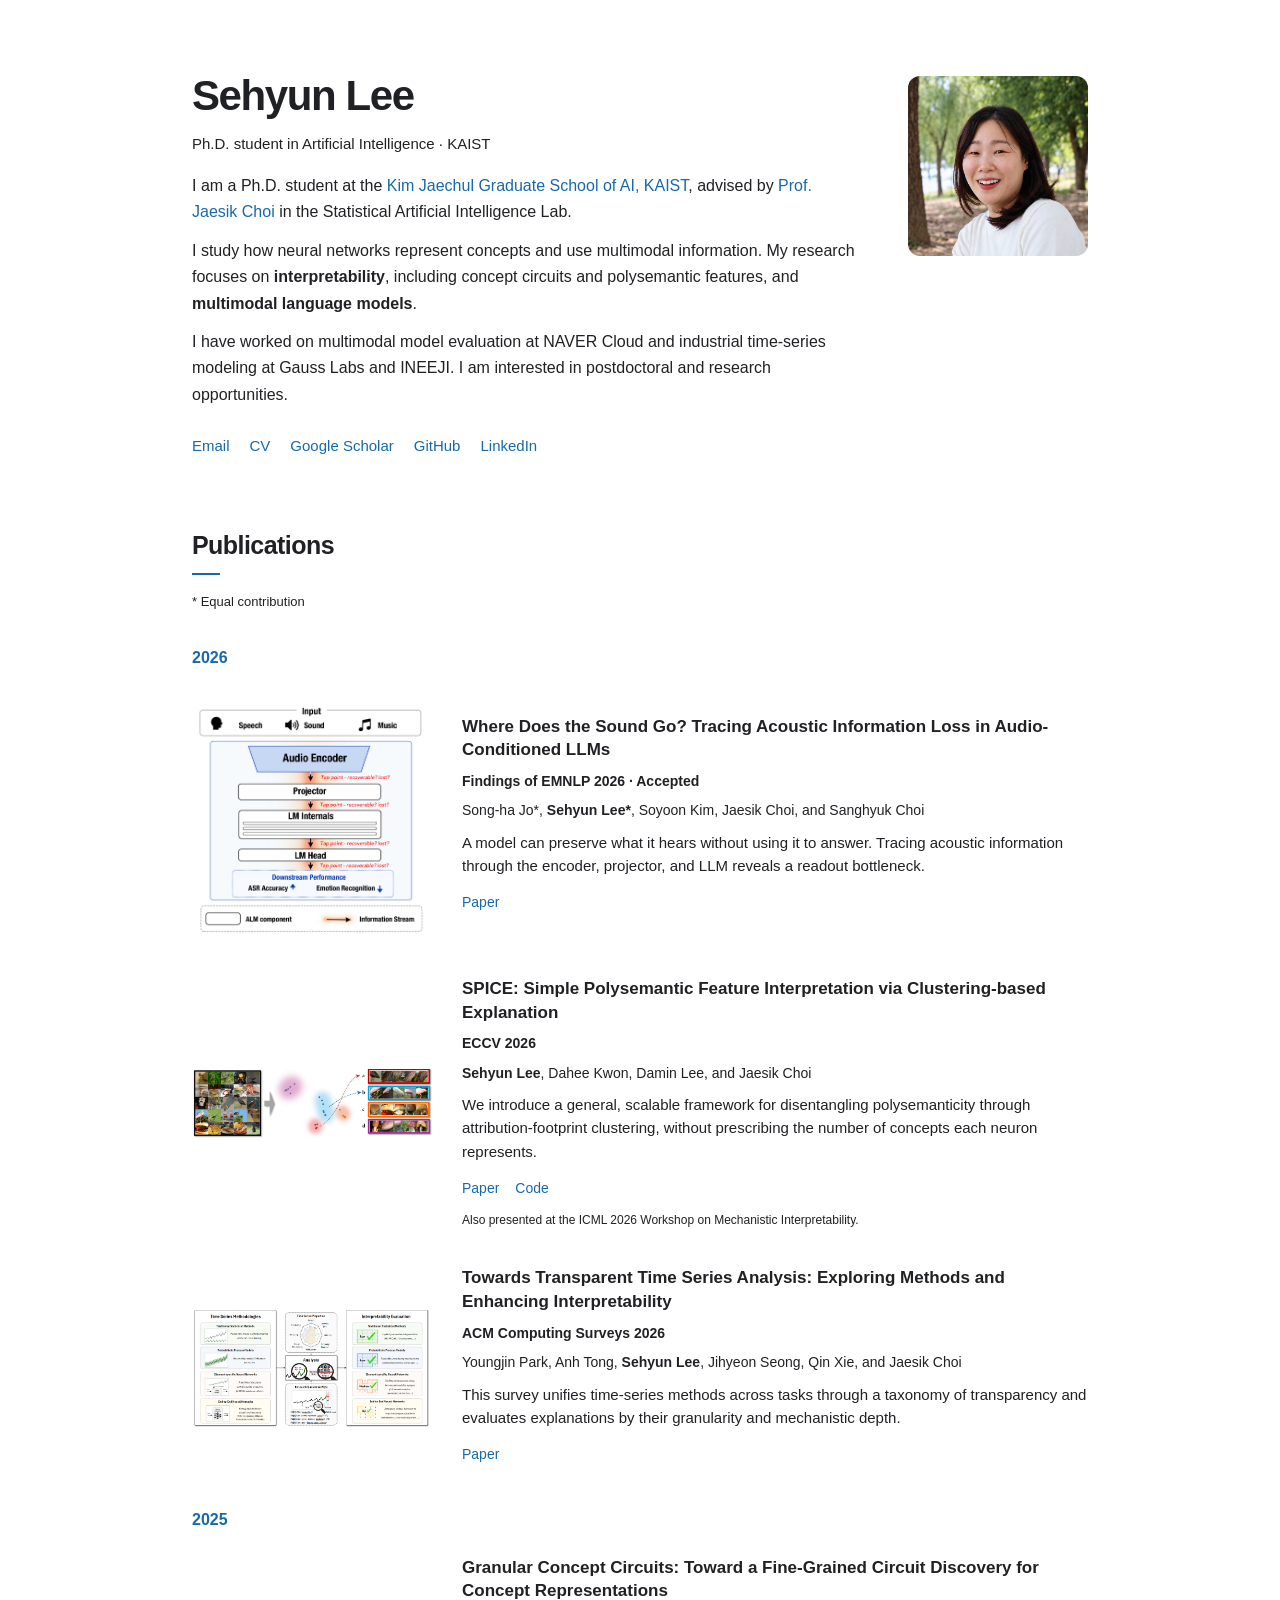
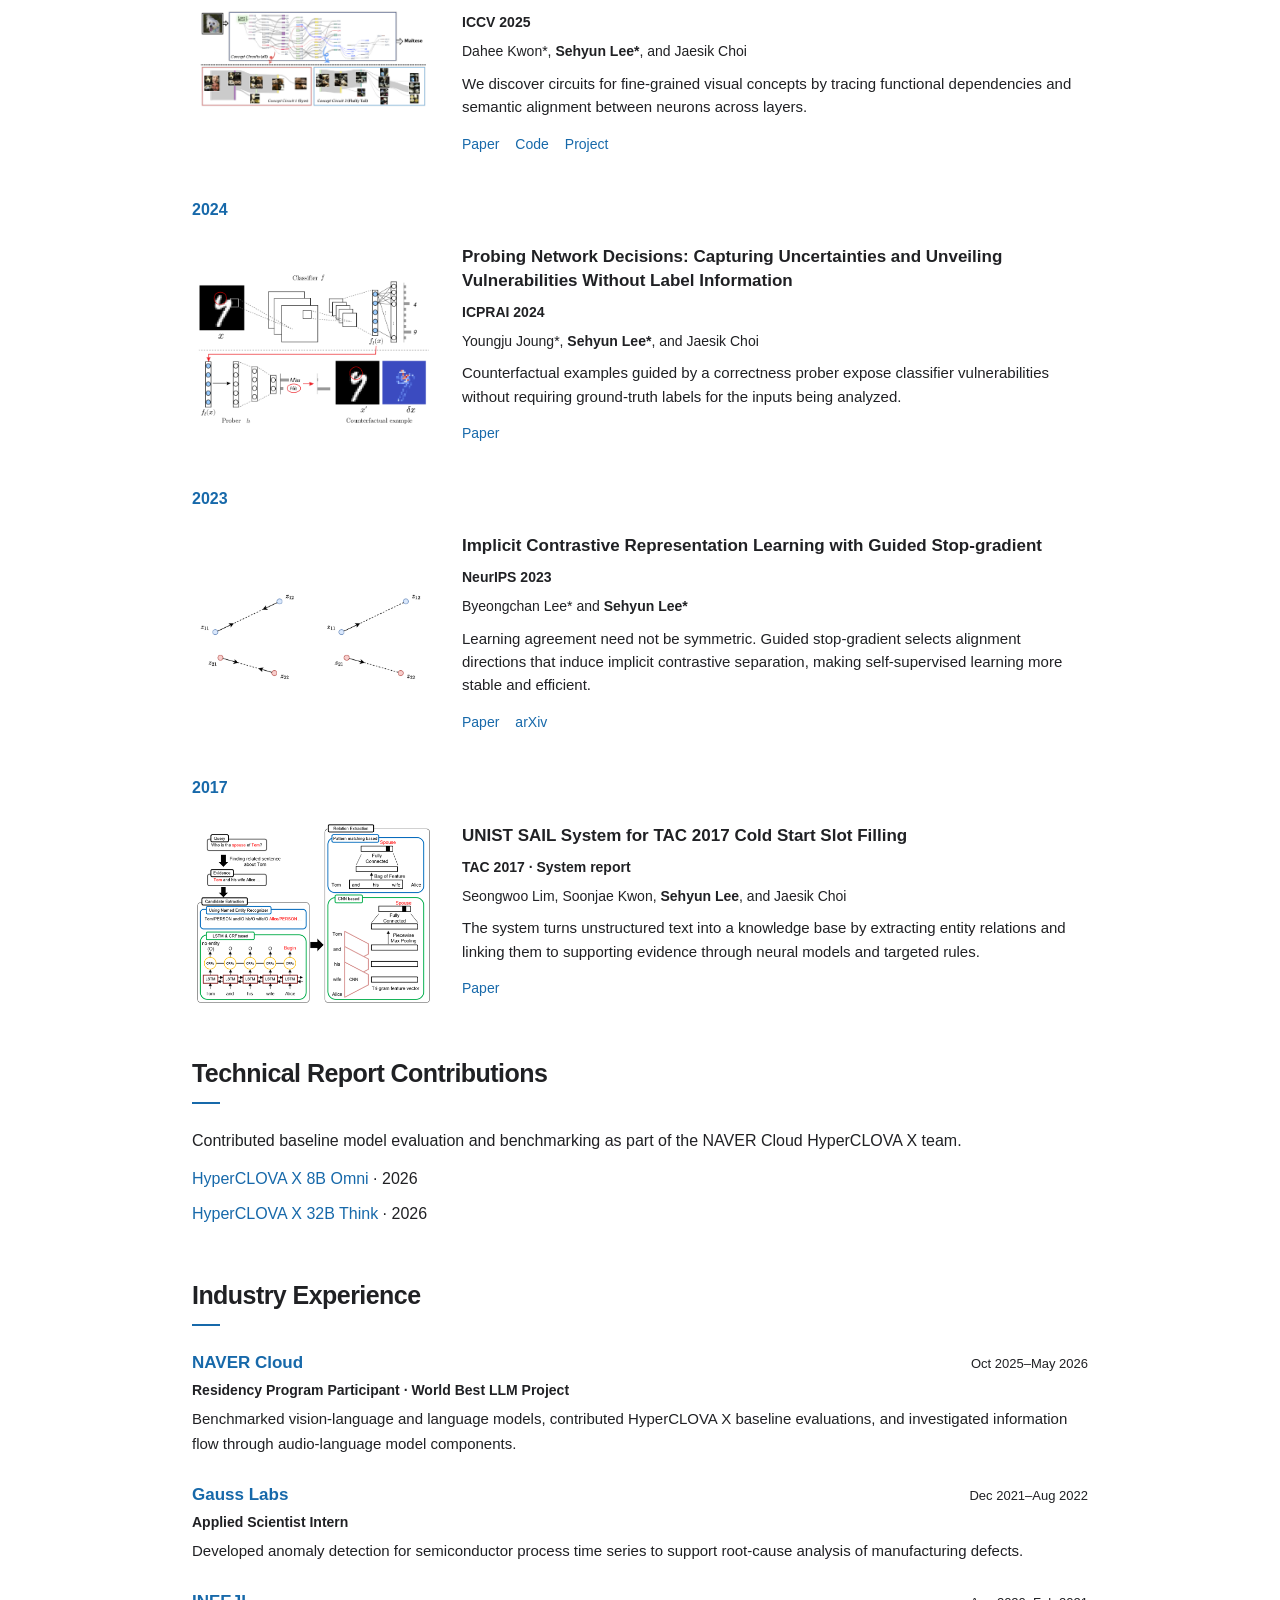
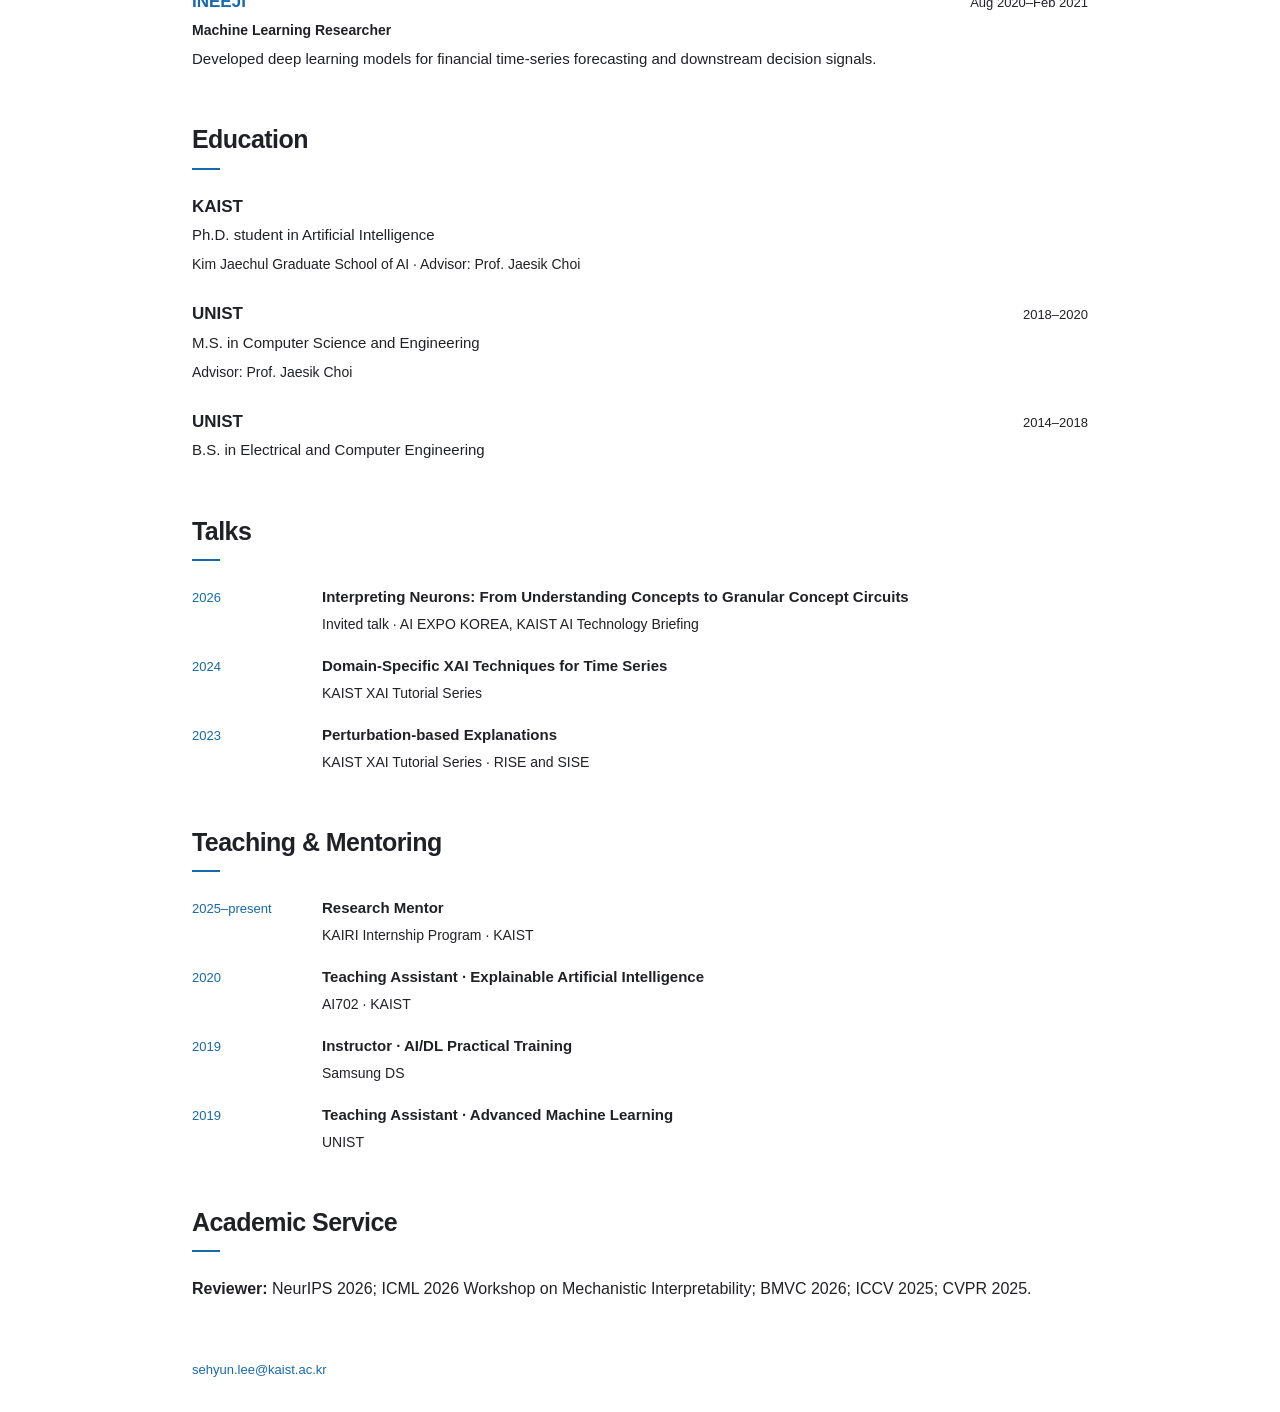
<file: index.html>
<!doctype html>
<html lang="en">
<head>
  <meta charset="utf-8">
  <meta name="viewport" content="width=device-width, initial-scale=1">
  <title>Sehyun Lee · KAIST</title>
  <meta name="description" content="Sehyun Lee is a Ph.D. student at KAIST studying interpretability, concept circuits, polysemantic features, and multimodal language models.">
  <meta property="og:title" content="Sehyun Lee · KAIST">
  <meta property="og:description" content="Interpretability and multimodal learning. Publications, research, and industry experience.">
  <meta property="og:type" content="website">
  <meta property="og:url" content="https://sehyun-lee288.github.io/">
  <meta property="og:image" content="https://sehyun-lee288.github.io/assets/images/portraits/portrait-cleaned.png">
  <link rel="stylesheet" href="assets/css/style.css">
</head>
<body>
  <a class="skip-link" href="#publications">Skip to publications</a>
  <main class="page">
    <header class="intro">
      <div class="identity"><h1>Sehyun Lee</h1><p class="position">Ph.D. student in Artificial Intelligence · KAIST</p></div>
      <img class="portrait" src="assets/images/portraits/portrait-cleaned.png" width="1254" height="1254" alt="Sehyun Lee smiling outdoors" fetchpriority="high">
      <div class="bio">
        <p>I am a Ph.D. student at the <a href="https://gsai.kaist.ac.kr/">Kim Jaechul Graduate School of AI, KAIST</a>, advised by <a href="https://sailab.kaist.ac.kr/en">Prof. Jaesik Choi</a> in the Statistical Artificial Intelligence Lab.</p>
        <p>I study how neural networks represent concepts and use multimodal information. My research focuses on <strong>interpretability</strong>, including concept circuits and polysemantic features, and <strong>multimodal language models</strong>.</p>
        <p>I have worked on multimodal model evaluation at NAVER Cloud and industrial time-series modeling at Gauss Labs and INEEJI. I am interested in postdoctoral and research opportunities.</p>
      </div>
      <div class="contact" aria-label="Contact and professional profiles">
        <a href="mailto:sehyun.lee@kaist.ac.kr">Email</a><a href="assets/sehyun_CV.pdf">CV</a><a href="https://scholar.google.com/citations?user=qWqV8OwAAAAJ">Google Scholar</a><a href="https://github.com/sehyun-lee288">GitHub</a><a href="https://linkedin.com/in/sehyun-lee-58b3791a7">LinkedIn</a>
      </div>
    </header>
    <section id="publications" aria-labelledby="publications-heading">
      <h2 id="publications-heading">Publications</h2><p class="section-note">* Equal contribution</p>
      <h3 class="year">2026</h3>
      <article class="paper">
        <div class="paper-copy">
          <h4><a href="https://arxiv.org/abs/2609.05871">Where Does the Sound Go? Tracing Acoustic Information Loss in Audio-Conditioned LLMs</a></h4>
          <p class="venue">Findings of EMNLP 2026 · Accepted</p>
          <p class="authors">Song-ha Jo*, <strong>Sehyun Lee*</strong>, Soyoon Kim, Jaesik Choi, and Sanghyuk Choi</p>
          <p class="summary">A model can preserve what it hears without using it to answer. Tracing acoustic information through the encoder, projector, and LLM reveals a readout bottleneck.</p>
          <div class="paper-links"><a href="https://arxiv.org/abs/2609.05871">Paper</a></div>
        </div>
        <a class="paper-image" href="assets/images/publications/thumbnail_audio.png" aria-label="View the audio-language model diagram at full size"><img src="assets/images/publications/thumbnail_audio.png" alt="Speech, sound, and music traced through an audio encoder, projector, language model, and output head" loading="lazy" width="1039" height="1072"></a>
      </article>
      <article class="paper">
        <div class="paper-copy">
          <h4><a href="https://arxiv.org/abs/2609.13198">SPICE: Simple Polysemantic Feature Interpretation via Clustering-based Explanation</a></h4>
          <p class="venue">ECCV 2026</p><p class="authors"><strong>Sehyun Lee</strong>, Dahee Kwon, Damin Lee, and Jaesik Choi</p>
          <p class="summary">We introduce a general, scalable framework for disentangling polysemanticity through attribution-footprint clustering, without prescribing the number of concepts each neuron represents.</p>
          <div class="paper-links"><a href="https://arxiv.org/abs/2609.13198">Paper</a><a href="https://github.com/sehyun-lee288/spice">Code</a></div>
          <p class="paper-note">Also presented at the ICML 2026 Workshop on Mechanistic Interpretability.</p>
        </div>
        <a class="paper-image" href="assets/images/publications/thumbnail_spice.png" aria-label="View the SPICE figure at full size"><img src="assets/images/publications/thumbnail_spice.png" alt="Mixed visual examples separated into distinct concept clusters" loading="lazy" width="821" height="239"></a>
      </article>
      <article class="paper"><div class="paper-copy">
        <h4><a href="https://dl.acm.org/doi/10.1145/3794839">Towards Transparent Time Series Analysis: Exploring Methods and Enhancing Interpretability</a></h4>
        <p class="venue">ACM Computing Surveys 2026</p><p class="authors">Youngjin Park, Anh Tong, <strong>Sehyun Lee</strong>, Jihyeon Seong, Qin Xie, and Jaesik Choi</p>
        <p class="summary">This survey unifies time-series methods across tasks through a taxonomy of transparency and evaluates explanations by their granularity and mechanistic depth.</p>
          <div class="paper-links"><a href="https://dl.acm.org/doi/10.1145/3794839">Paper</a></div>
      </div>
        <a class="paper-image" href="assets/images/publications/thumbnail_ts_analysis.png" aria-label="View the paper figure at full size"><img src="assets/images/publications/thumbnail_ts_analysis.png" alt="Figure from the time-series analysis and interpretability survey" loading="lazy" width="1590" height="805"></a>
      </article>
      <h3 class="year">2025</h3>
      <article class="paper">
        <div class="paper-copy">
          <h4><a href="https://arxiv.org/abs/2508.01728">Granular Concept Circuits: Toward a Fine-Grained Circuit Discovery for Concept Representations</a></h4>
          <p class="venue">ICCV 2025</p><p class="authors">Dahee Kwon*, <strong>Sehyun Lee*</strong>, and Jaesik Choi</p>
          <p class="summary">We discover circuits for fine-grained visual concepts by tracing functional dependencies and semantic alignment between neurons across layers.</p>
          <div class="paper-links"><a href="https://arxiv.org/abs/2508.01728">Paper</a><a href="https://github.com/daheekwon/GCC">Code</a><a href="projects/gcc/">Project</a></div>
        </div>
        <a class="paper-image" href="assets/images/publications/thumbnail_gcc.png" aria-label="View the concept circuit figure at full size"><img src="assets/images/publications/thumbnail_gcc.png" alt="A dog's classification circuit separated into concepts including eyes and a fluffy tail" loading="lazy" width="2248" height="949"></a>
      </article>
      <h3 class="year">2024</h3>
      <article class="paper"><div class="paper-copy">
        <h4><a href="https://arxiv.org/abs/2503.09068">Probing Network Decisions: Capturing Uncertainties and Unveiling Vulnerabilities Without Label Information</a></h4>
        <p class="venue">ICPRAI 2024</p><p class="authors">Youngju Joung*, <strong>Sehyun Lee*</strong>, and Jaesik Choi</p>
        <p class="summary">Counterfactual examples guided by a correctness prober expose classifier vulnerabilities without requiring ground-truth labels for the inputs being analyzed.</p>
          <div class="paper-links"><a href="https://arxiv.org/abs/2503.09068">Paper</a></div>
      </div>
        <a class="paper-image" href="assets/images/publications/thumbnail_probing.png" aria-label="View the paper figure at full size"><img src="assets/images/publications/thumbnail_probing.png" alt="Figure from Probing Network Decisions" loading="lazy" width="1315" height="904"></a>
      </article>
      <h3 class="year">2023</h3>
      <article class="paper">
        <div class="paper-copy">
          <h4><a href="https://proceedings.neurips.cc/paper_files/paper/2023/hash/6274172f7d981a8d58bbfd52342a9d1f-Abstract-Conference.html">Implicit Contrastive Representation Learning with Guided Stop-gradient</a></h4>
          <p class="venue">NeurIPS 2023</p><p class="authors">Byeongchan Lee* and <strong>Sehyun Lee*</strong></p>
          <p class="summary">Learning agreement need not be symmetric. Guided stop-gradient selects alignment directions that induce implicit contrastive separation, making self-supervised learning more stable and efficient.</p>
          <div class="paper-links"><a href="https://proceedings.neurips.cc/paper_files/paper/2023/hash/6274172f7d981a8d58bbfd52342a9d1f-Abstract-Conference.html">Paper</a><a href="https://arxiv.org/abs/2503.09058">arXiv</a></div>
        </div>
        <a class="paper-image" href="assets/images/publications/thumbnail_implicit.png" aria-label="View the guided stop-gradient figure at full size"><img src="assets/images/publications/thumbnail_implicit.png" alt="Comparison of symmetric and guided movement between paired representations" loading="lazy" width="1486" height="667"></a>
      </article>
      <h3 class="year">2017</h3>
      <article class="paper"><div class="paper-copy">
        <h4><a href="https://tac.nist.gov/publications/2017/participant.papers/TAC2017.UNIST_SAIL.proceedings.pdf">UNIST SAIL System for TAC 2017 Cold Start Slot Filling</a></h4>
        <p class="venue">TAC 2017 · System report</p><p class="authors">Seongwoo Lim, Soonjae Kwon, <strong>Sehyun Lee</strong>, and Jaesik Choi</p>
        <p class="summary">The system turns unstructured text into a knowledge base by extracting entity relations and linking them to supporting evidence through neural models and targeted rules.</p>
          <div class="paper-links"><a href="https://tac.nist.gov/publications/2017/participant.papers/TAC2017.UNIST_SAIL.proceedings.pdf">Paper</a></div>
      </div>
        <a class="paper-image" href="assets/images/publications/thumbnail_slotfilling.png" aria-label="View the slot-filling figure at full size"><img src="assets/images/publications/thumbnail_slotfilling.png" alt="Diagram of the UNIST SAIL slot-filling system" loading="lazy" width="940" height="714"></a>
      </article>
    </section>
    <section id="reports" aria-labelledby="reports-heading">
      <h2 id="reports-heading">Technical Report Contributions</h2>
      <p>Contributed baseline model evaluation and benchmarking as part of the NAVER Cloud HyperCLOVA X team.</p>
      <ul class="plain-list"><li><a href="https://arxiv.org/abs/2601.01792">HyperCLOVA X 8B Omni</a> · 2026</li><li><a href="https://arxiv.org/abs/2601.03286">HyperCLOVA X 32B Think</a> · 2026</li></ul>
    </section>
    <section id="experience" aria-labelledby="experience-heading">
      <h2 id="experience-heading">Industry Experience</h2>
      <article class="entry"><div class="entry-heading"><h3><a href="https://www.navercloudcorp.com/en">NAVER Cloud</a></h3><p class="dates">Oct 2025–May 2026</p></div><p class="role">Residency Program Participant · World Best LLM Project</p><p>Benchmarked vision-language and language models, contributed HyperCLOVA X baseline evaluations, and investigated information flow through audio-language model components.</p></article>
      <article class="entry"><div class="entry-heading"><h3><a href="https://www.gausslabs.ai/">Gauss Labs</a></h3><p class="dates">Dec 2021–Aug 2022</p></div><p class="role">Applied Scientist Intern</p><p>Developed anomaly detection for semiconductor process time series to support root-cause analysis of manufacturing defects.</p></article>
      <article class="entry"><div class="entry-heading"><h3><a href="https://www.ineeji.com/">INEEJI</a></h3><p class="dates">Aug 2020–Feb 2021</p></div><p class="role">Machine Learning Researcher</p><p>Developed deep learning models for financial time-series forecasting and downstream decision signals.</p></article>
    </section>
    <section id="education" aria-labelledby="education-heading">
      <h2 id="education-heading">Education</h2>
      <article class="entry"><h3>KAIST</h3><p>Ph.D. student in Artificial Intelligence</p><p class="detail">Kim Jaechul Graduate School of AI · Advisor: Prof. Jaesik Choi</p></article>
      <article class="entry"><div class="entry-heading"><h3>UNIST</h3><p class="dates">2018–2020</p></div><p>M.S. in Computer Science and Engineering</p><p class="detail">Advisor: Prof. Jaesik Choi</p></article>
      <article class="entry"><div class="entry-heading"><h3>UNIST</h3><p class="dates">2014–2018</p></div><p>B.S. in Electrical and Computer Engineering</p></article>
    </section>
    <section id="talks" aria-labelledby="talks-heading">
      <h2 id="talks-heading">Talks</h2>
      <ul class="activity-list">
        <li><span class="activity-year">2026</span><div><strong>Interpreting Neurons: From Understanding Concepts to Granular Concept Circuits</strong><p>Invited talk · AI EXPO KOREA, KAIST AI Technology Briefing</p></div></li>
        <li><span class="activity-year">2024</span><div><strong>Domain-Specific XAI Techniques for Time Series</strong><p>KAIST XAI Tutorial Series</p></div></li>
        <li><span class="activity-year">2023</span><div><strong>Perturbation-based Explanations</strong><p>KAIST XAI Tutorial Series · RISE and SISE</p></div></li>
      </ul>
    </section>
    <section id="teaching" aria-labelledby="teaching-heading">
      <h2 id="teaching-heading">Teaching &amp; Mentoring</h2>
      <ul class="activity-list">
        <li><span class="activity-year">2025–present</span><div><strong>Research Mentor</strong><p>KAIRI Internship Program · KAIST</p></div></li>
        <li><span class="activity-year">2020</span><div><strong>Teaching Assistant · Explainable Artificial Intelligence</strong><p>AI702 · KAIST</p></div></li>
        <li><span class="activity-year">2019</span><div><strong>Instructor · AI/DL Practical Training</strong><p>Samsung DS</p></div></li>
        <li><span class="activity-year">2019</span><div><strong>Teaching Assistant · Advanced Machine Learning</strong><p>UNIST</p></div></li>
      </ul>
    </section>
    <section id="service" aria-labelledby="service-heading"><h2 id="service-heading">Academic Service</h2><p><strong>Reviewer:</strong> NeurIPS 2026; ICML 2026 Workshop on Mechanistic Interpretability; BMVC 2026; ICCV 2025; CVPR 2025.</p></section>
    <footer><a href="mailto:sehyun.lee@kaist.ac.kr">sehyun.lee@kaist.ac.kr</a></footer>
  </main>
</body>
</html>
</file>
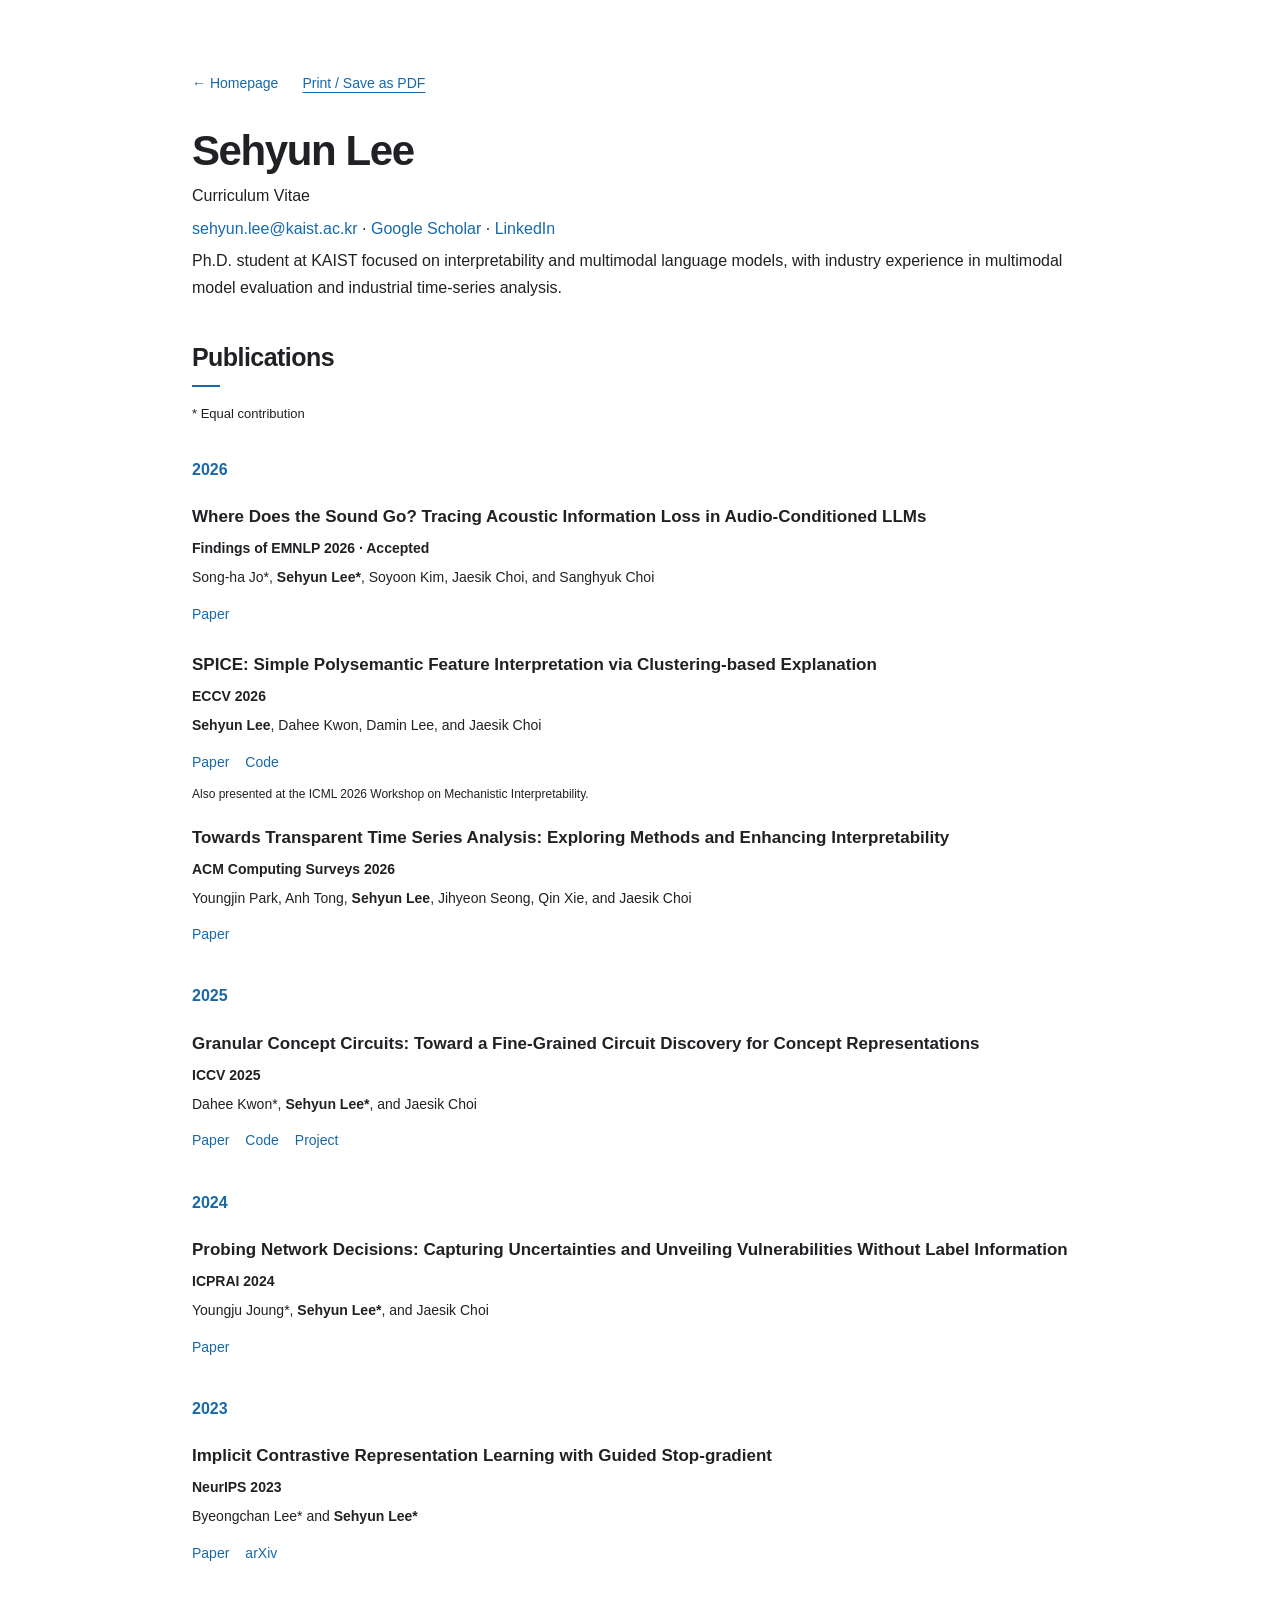
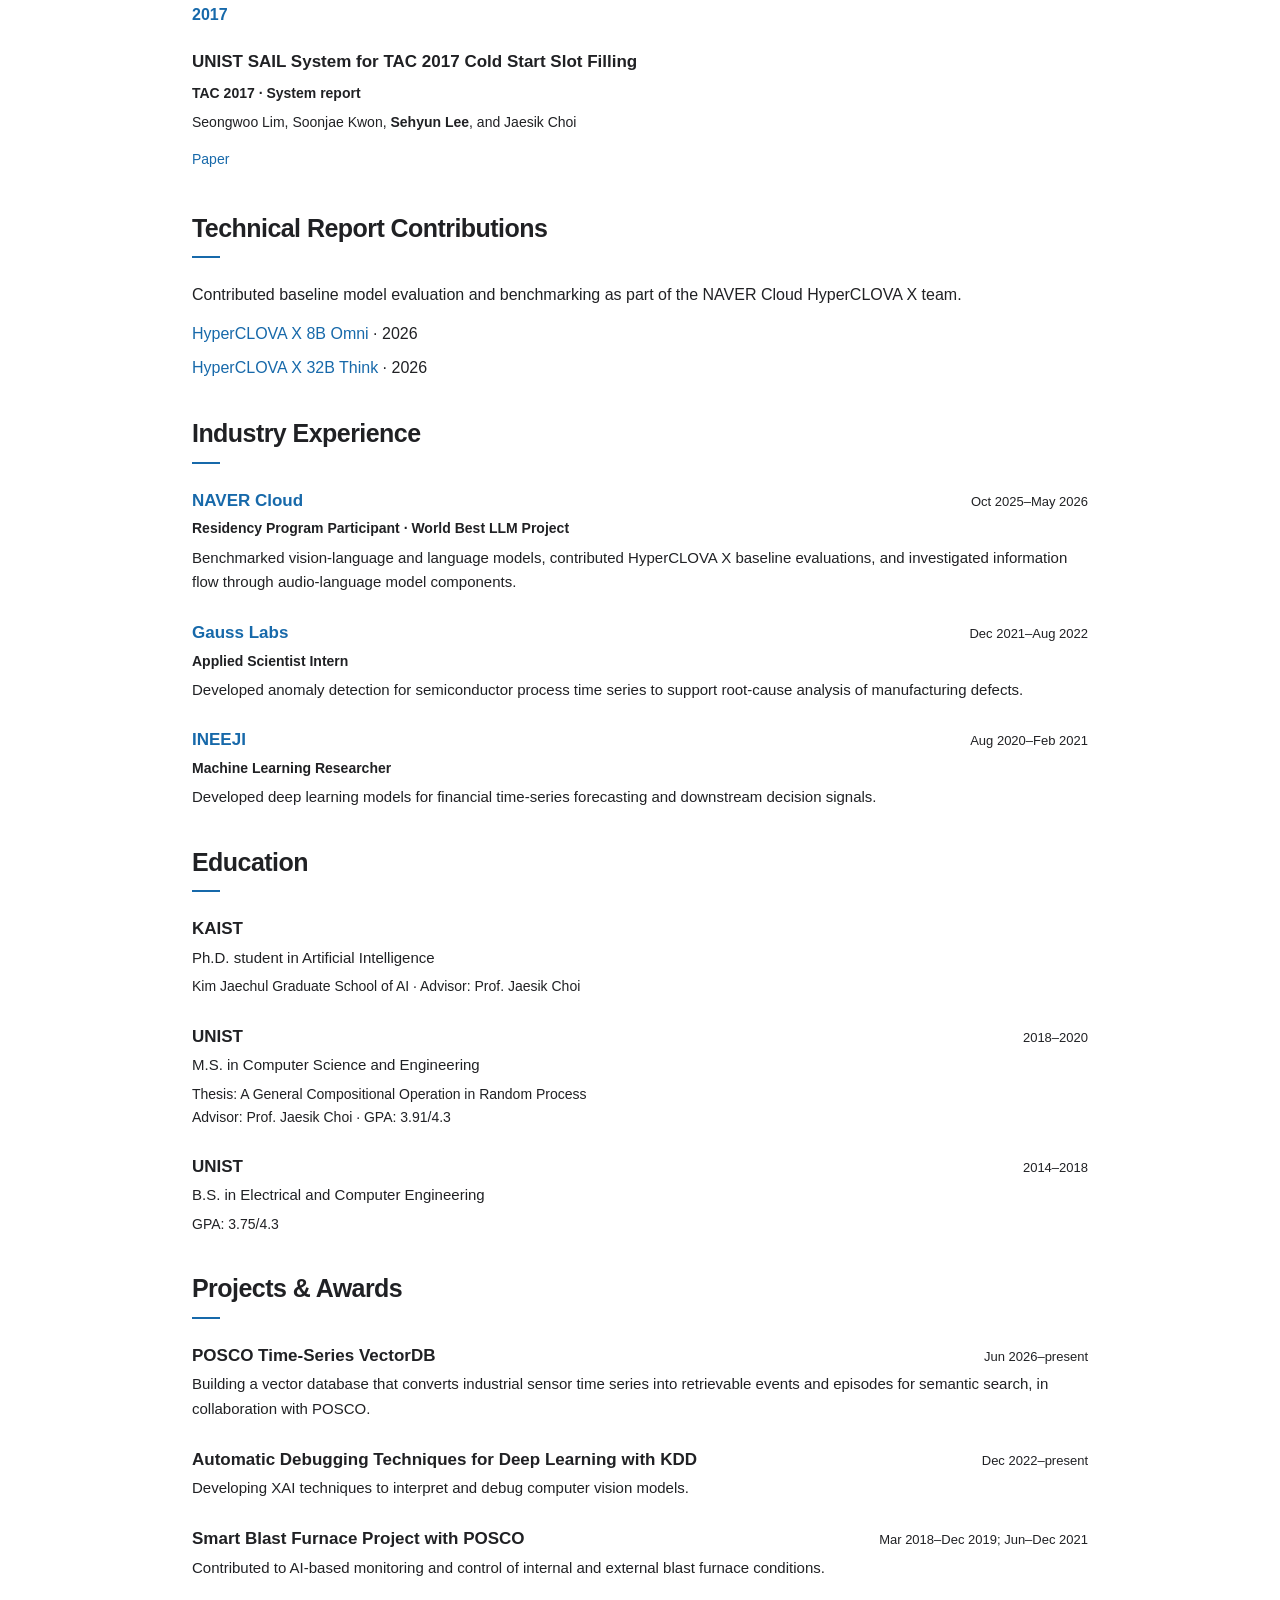
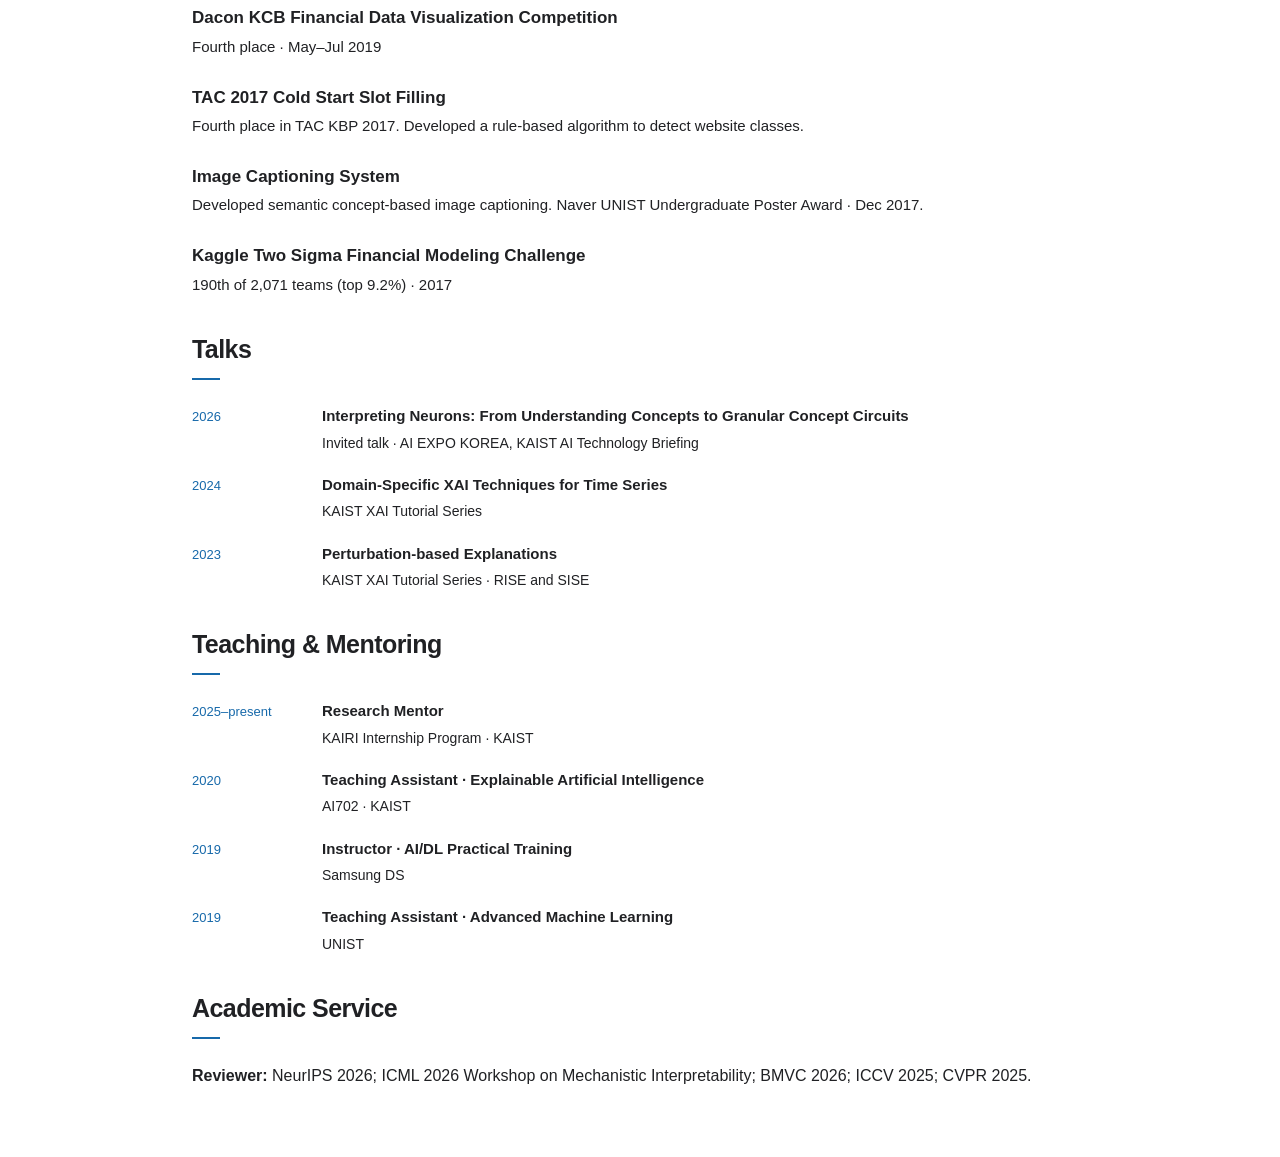
<file: cv.html>
<!doctype html>
<html lang="en"><head><meta charset="utf-8"><meta name="viewport" content="width=device-width, initial-scale=1"><title>Sehyun Lee · Curriculum Vitae</title><link rel="stylesheet" href="assets/css/style.css"><link rel="stylesheet" href="assets/css/cv.css"></head><body><main class="page"><div class="cv-actions"><a href="index.html">← Homepage</a><button type="button" onclick="window.print()">Print / Save as PDF</button></div>
<header class="cv-heading"><h1>Sehyun Lee</h1><p>Curriculum Vitae</p><p><a href="mailto:sehyun.lee@kaist.ac.kr">sehyun.lee@kaist.ac.kr</a> · <a href="https://scholar.google.com/citations?user=qWqV8OwAAAAJ">Google Scholar</a> · <a href="https://linkedin.com/in/sehyun-lee-58b3791a7">LinkedIn</a></p><p>Ph.D. student at KAIST focused on interpretability and multimodal language models, with industry experience in multimodal model evaluation and industrial time-series analysis.</p></header>
    <section id="publications" aria-labelledby="publications-heading">
      <h2 id="publications-heading">Publications</h2><p class="section-note">* Equal contribution</p>
      <h3 class="year">2026</h3>
      <article class="paper">
        <div class="paper-copy">
          <h4><a href="https://arxiv.org/abs/2609.05871">Where Does the Sound Go? Tracing Acoustic Information Loss in Audio-Conditioned LLMs</a></h4>
          <p class="venue">Findings of EMNLP 2026 · Accepted</p>
          <p class="authors">Song-ha Jo*, <strong>Sehyun Lee*</strong>, Soyoon Kim, Jaesik Choi, and Sanghyuk Choi</p>
          
          <div class="paper-links"><a href="https://arxiv.org/abs/2609.05871">Paper</a></div>
        </div>
        
      </article>
      <article class="paper">
        <div class="paper-copy">
          <h4><a href="https://arxiv.org/abs/2609.13198">SPICE: Simple Polysemantic Feature Interpretation via Clustering-based Explanation</a></h4>
          <p class="venue">ECCV 2026</p><p class="authors"><strong>Sehyun Lee</strong>, Dahee Kwon, Damin Lee, and Jaesik Choi</p>
          
          <div class="paper-links"><a href="https://arxiv.org/abs/2609.13198">Paper</a><a href="https://github.com/sehyun-lee288/spice">Code</a></div>
          <p class="paper-note">Also presented at the ICML 2026 Workshop on Mechanistic Interpretability.</p>
        </div>
        
      </article>
      <article class="paper text-only"><div class="paper-copy">
        <h4><a href="https://dl.acm.org/doi/10.1145/3794839">Towards Transparent Time Series Analysis: Exploring Methods and Enhancing Interpretability</a></h4>
        <p class="venue">ACM Computing Surveys 2026</p><p class="authors">Youngjin Park, Anh Tong, <strong>Sehyun Lee</strong>, Jihyeon Seong, Qin Xie, and Jaesik Choi</p>
        <div class="paper-links"><a href="https://dl.acm.org/doi/10.1145/3794839">Paper</a></div>
      </div></article>
      <h3 class="year">2025</h3>
      <article class="paper">
        <div class="paper-copy">
          <h4><a href="https://arxiv.org/abs/2508.01728">Granular Concept Circuits: Toward a Fine-Grained Circuit Discovery for Concept Representations</a></h4>
          <p class="venue">ICCV 2025</p><p class="authors">Dahee Kwon*, <strong>Sehyun Lee*</strong>, and Jaesik Choi</p>
          
          <div class="paper-links"><a href="https://arxiv.org/abs/2508.01728">Paper</a><a href="https://github.com/daheekwon/GCC">Code</a><a href="projects/gcc/">Project</a></div>
        </div>
        
      </article>
      <h3 class="year">2024</h3>
      <article class="paper text-only"><div class="paper-copy">
        <h4><a href="https://arxiv.org/abs/2503.09068">Probing Network Decisions: Capturing Uncertainties and Unveiling Vulnerabilities Without Label Information</a></h4>
        <p class="venue">ICPRAI 2024</p><p class="authors">Youngju Joung*, <strong>Sehyun Lee*</strong>, and Jaesik Choi</p>
        <div class="paper-links"><a href="https://arxiv.org/abs/2503.09068">Paper</a></div>
      </div></article>
      <h3 class="year">2023</h3>
      <article class="paper">
        <div class="paper-copy">
          <h4><a href="https://proceedings.neurips.cc/paper_files/paper/2023/hash/6274172f7d981a8d58bbfd52342a9d1f-Abstract-Conference.html">Implicit Contrastive Representation Learning with Guided Stop-gradient</a></h4>
          <p class="venue">NeurIPS 2023</p><p class="authors">Byeongchan Lee* and <strong>Sehyun Lee*</strong></p>
          
          <div class="paper-links"><a href="https://proceedings.neurips.cc/paper_files/paper/2023/hash/6274172f7d981a8d58bbfd52342a9d1f-Abstract-Conference.html">Paper</a><a href="https://arxiv.org/abs/2503.09058">arXiv</a></div>
        </div>
        
      </article>
      <h3 class="year">2017</h3>
      <article class="paper text-only"><div class="paper-copy">
        <h4><a href="https://tac.nist.gov/publications/2017/participant.papers/TAC2017.UNIST_SAIL.proceedings.pdf">UNIST SAIL System for TAC 2017 Cold Start Slot Filling</a></h4>
        <p class="venue">TAC 2017 · System report</p><p class="authors">Seongwoo Lim, Soonjae Kwon, <strong>Sehyun Lee</strong>, and Jaesik Choi</p>
        <div class="paper-links"><a href="https://tac.nist.gov/publications/2017/participant.papers/TAC2017.UNIST_SAIL.proceedings.pdf">Paper</a></div>
      </div></article>
    </section>
    <section id="reports" aria-labelledby="reports-heading">
      <h2 id="reports-heading">Technical Report Contributions</h2>
      <p>Contributed baseline model evaluation and benchmarking as part of the NAVER Cloud HyperCLOVA X team.</p>
      <ul class="plain-list"><li><a href="https://arxiv.org/abs/2601.01792">HyperCLOVA X 8B Omni</a> · 2026</li><li><a href="https://arxiv.org/abs/2601.03286">HyperCLOVA X 32B Think</a> · 2026</li></ul>
    </section>
    <section id="experience" aria-labelledby="experience-heading">
      <h2 id="experience-heading">Industry Experience</h2>
      <article class="entry"><div class="entry-heading"><h3><a href="https://www.navercloudcorp.com/en">NAVER Cloud</a></h3><p class="dates">Oct 2025–May 2026</p></div><p class="role">Residency Program Participant · World Best LLM Project</p><p>Benchmarked vision-language and language models, contributed HyperCLOVA X baseline evaluations, and investigated information flow through audio-language model components.</p></article>
      <article class="entry"><div class="entry-heading"><h3><a href="https://www.gausslabs.ai/">Gauss Labs</a></h3><p class="dates">Dec 2021–Aug 2022</p></div><p class="role">Applied Scientist Intern</p><p>Developed anomaly detection for semiconductor process time series to support root-cause analysis of manufacturing defects.</p></article>
      <article class="entry"><div class="entry-heading"><h3><a href="https://www.ineeji.com/">INEEJI</a></h3><p class="dates">Aug 2020–Feb 2021</p></div><p class="role">Machine Learning Researcher</p><p>Developed deep learning models for financial time-series forecasting and downstream decision signals.</p></article>
    </section>
    <section id="education" aria-labelledby="education-heading">
      <h2 id="education-heading">Education</h2>
      <article class="entry"><h3>KAIST</h3><p>Ph.D. student in Artificial Intelligence</p><p class="detail">Kim Jaechul Graduate School of AI · Advisor: Prof. Jaesik Choi</p></article>
      <article class="entry"><div class="entry-heading"><h3>UNIST</h3><p class="dates">2018–2020</p></div><p>M.S. in Computer Science and Engineering</p><p class="detail">Thesis: A General Compositional Operation in Random Process<br>Advisor: Prof. Jaesik Choi · GPA: 3.91/4.3</p></article>
      <article class="entry"><div class="entry-heading"><h3>UNIST</h3><p class="dates">2014–2018</p></div><p>B.S. in Electrical and Computer Engineering</p><p class="detail">GPA: 3.75/4.3</p></article>
    </section>
    <section aria-labelledby="projects-heading"><h2 id="projects-heading">Projects &amp; Awards</h2>
<article class="entry"><div class="entry-heading"><h3>POSCO Time-Series VectorDB</h3><p class="dates">Jun 2026–present</p></div><p>Building a vector database that converts industrial sensor time series into retrievable events and episodes for semantic search, in collaboration with POSCO.</p></article>
<article class="entry"><div class="entry-heading"><h3>Automatic Debugging Techniques for Deep Learning with KDD</h3><p class="dates">Dec 2022–present</p></div><p>Developing XAI techniques to interpret and debug computer vision models.</p></article>
<article class="entry"><div class="entry-heading"><h3>Smart Blast Furnace Project with POSCO</h3><p class="dates">Mar 2018–Dec 2019; Jun–Dec 2021</p></div><p>Contributed to AI-based monitoring and control of internal and external blast furnace conditions.</p></article>
<article class="entry"><h3>Dacon KCB Financial Data Visualization Competition</h3><p>Fourth place · May–Jul 2019</p></article>
<article class="entry"><h3>TAC 2017 Cold Start Slot Filling</h3><p>Fourth place in TAC KBP 2017. Developed a rule-based algorithm to detect website classes.</p></article>
<article class="entry"><h3>Image Captioning System</h3><p>Developed semantic concept-based image captioning. Naver UNIST Undergraduate Poster Award · Dec 2017.</p></article>
<article class="entry"><h3>Kaggle Two Sigma Financial Modeling Challenge</h3><p>190th of 2,071 teams (top 9.2%) · 2017</p></article></section>
<section id="talks" aria-labelledby="talks-heading">
      <h2 id="talks-heading">Talks</h2>
      <ul class="activity-list">
        <li><span class="activity-year">2026</span><div><strong>Interpreting Neurons: From Understanding Concepts to Granular Concept Circuits</strong><p>Invited talk · AI EXPO KOREA, KAIST AI Technology Briefing</p></div></li>
        <li><span class="activity-year">2024</span><div><strong>Domain-Specific XAI Techniques for Time Series</strong><p>KAIST XAI Tutorial Series</p></div></li>
        <li><span class="activity-year">2023</span><div><strong>Perturbation-based Explanations</strong><p>KAIST XAI Tutorial Series · RISE and SISE</p></div></li>
      </ul>
    </section>
    <section id="teaching" aria-labelledby="teaching-heading">
      <h2 id="teaching-heading">Teaching &amp; Mentoring</h2>
      <ul class="activity-list">
        <li><span class="activity-year">2025–present</span><div><strong>Research Mentor</strong><p>KAIRI Internship Program · KAIST</p></div></li>
        <li><span class="activity-year">2020</span><div><strong>Teaching Assistant · Explainable Artificial Intelligence</strong><p>AI702 · KAIST</p></div></li>
        <li><span class="activity-year">2019</span><div><strong>Instructor · AI/DL Practical Training</strong><p>Samsung DS</p></div></li>
        <li><span class="activity-year">2019</span><div><strong>Teaching Assistant · Advanced Machine Learning</strong><p>UNIST</p></div></li>
      </ul>
    </section>
    <section id="service" aria-labelledby="service-heading"><h2 id="service-heading">Academic Service</h2><p><strong>Reviewer:</strong> NeurIPS 2026; ICML 2026 Workshop on Mechanistic Interpretability; BMVC 2026; ICCV 2025; CVPR 2025.</p></section>
</main></body></html>
</file>
<file: assets/css/style.css>
:root { color-scheme: light; --ink: #202124; --blue: #1769aa; --background: #fff; }
* { box-sizing: border-box; }
html { scroll-behavior: smooth; }
body { margin: 0; background: var(--background); color: var(--ink); font-family: -apple-system, BlinkMacSystemFont, "Segoe UI", Arial, sans-serif; font-size: 16px; line-height: 1.65; }
a { color: var(--blue); text-decoration: none; text-underline-offset: 4px; }
a:hover { text-decoration: underline; }
a:focus-visible, button:focus-visible { outline: 2px solid var(--blue); outline-offset: 5px; border-radius: 2px; }
p { margin: 0 0 12px; }
strong { font-weight: 600; }
.page { max-width: 960px; margin: 0 auto; padding: 72px 32px 32px; }
.intro { display: grid; grid-template-columns: minmax(0, 1fr) 180px; gap: 16px 48px; align-items: start; margin-bottom: 64px; }
.identity { grid-column: 1; }
h1 { font-size: 42px; line-height: 1.15; font-weight: 650; letter-spacing: -1.4px; margin: 0 0 12px; }
.position { margin: 0; font-size: 15px; }
.portrait { grid-column: 2; grid-row: 1 / 3; display: block; width: 180px; height: 180px; object-fit: cover; border-radius: 12px; margin-top: 4px; }
.bio { grid-column: 1; }
.bio p:last-child { margin-bottom: 0; }
.contact { grid-column: 1 / -1; display: flex; flex-wrap: wrap; gap: 4px 20px; margin-top: 4px; font-size: 15px; }
.contact a { padding: 6px 0; }
section { margin-bottom: 52px; }
h2 { font-size: 25px; letter-spacing: -.55px; font-weight: 600; line-height: 1.3; margin: 0 0 24px; }
h2::after { content: ""; display: block; width: 28px; height: 2px; background: var(--blue); margin-top: 12px; }
.section-note { margin: -8px 0 24px; font-size: 13px; }
.year { color: var(--blue); font-size: 16px; font-weight: 600; margin: 32px 0 22px; }
.paper { display: grid; grid-template-columns: 240px minmax(0, 1fr); column-gap: 30px; align-items: center; margin-bottom: 36px; }
.paper-copy { grid-column: 2; grid-row: 1; min-width: 0; }
.paper-image { grid-column: 1; grid-row: 1; display: block; }
.paper-image img { display: block; width: 100%; height: auto; }
h4 { font-size: 17px; font-weight: 600; line-height: 1.4; margin: 0 0 8px; }
h4 a { color: var(--ink); }
h4 a:hover { color: var(--blue); }
.venue { font-size: 14px; font-weight: 600; margin-bottom: 7px; }
.authors { font-size: 14px; line-height: 1.55; margin-bottom: 9px; }
.summary { font-size: 15px; line-height: 1.55; margin-bottom: 9px; }
.paper-links { display: flex; flex-wrap: wrap; gap: 0 16px; font-size: 14px; }
.paper-links a { display: inline-block; padding: 5px 0; }
.paper-note { font-size: 12px; line-height: 1.6; margin: 6px 0 0; }
.text-only { display: block; }
.plain-list { list-style: none; padding: 0; margin: 0; }
.plain-list li { margin-bottom: 8px; }
.entry { margin-bottom: 25px; }
.entry-heading { display: flex; flex-wrap: wrap; justify-content: space-between; align-items: baseline; gap: 0 20px; }
.entry h3 { font-size: 17px; line-height: 1.5; font-weight: 600; margin: 0 0 4px; }
.entry p { margin: 0 0 5px; font-size: 15px; }
.entry .dates { font-size: 13px; }
.entry .role { font-weight: 600; font-size: 14px; }
.entry .detail { font-size: 14px; }
.activity-list { list-style: none; padding: 0; margin: 0; }
.activity-list li { display: grid; grid-template-columns: 112px minmax(0, 1fr); gap: 18px; margin-bottom: 18px; font-size: 15px; }
.activity-list p { font-size: 14px; margin: 3px 0 0; }
.activity-year { color: var(--blue); font-size: 13px; padding-top: 2px; }
footer { padding-top: 4px; font-size: 13px; }
.skip-link { position: absolute; left: 20px; top: -100px; background: var(--background); padding: 10px; }
.skip-link:focus { top: 12px; }
@media (max-width: 640px) {
  .page { padding: 32px 22px 28px; }
  .intro { grid-template-columns: minmax(0, 1fr) 96px; gap: 20px 18px; margin-bottom: 44px; }
  h1 { font-size: 32px; letter-spacing: -1px; }
  .position { font-size: 13px; }
  .portrait { grid-row: 1; width: 96px; height: 96px; border-radius: 8px; margin: 0; }
  .bio { grid-column: 1 / -1; font-size: 15px; }
  .contact { gap: 0 18px; font-size: 14px; margin: 0; }
  .contact a { padding: 9px 0; }
  h2 { font-size: 23px; }
  section { margin-bottom: 40px; }
  .paper { display: flex; flex-direction: column; align-items: stretch; margin-bottom: 32px; }
  .paper-copy { display: contents; }
  .paper h4 { order: 0; }
  .paper .venue { order: 1; margin-bottom: 12px; }
  .paper-image { order: 2; width: min(100%, 320px); margin: 0 auto 16px; }
  .paper .authors { order: 3; }
  .paper .summary { order: 4; }
  .paper .paper-links { order: 5; }
  .paper .paper-note { order: 6; }
  .paper-links a { padding: 9px 0; }
  .text-only .paper-copy { display: block; }
  .activity-list li { grid-template-columns: 88px minmax(0, 1fr); gap: 14px; }
}
@media (max-width: 360px) {
  .page { padding-inline: 18px; }
  .intro { grid-template-columns: minmax(0, 1fr) 80px; gap: 18px 12px; }
  h1 { font-size: 29px; }
  .portrait { width: 80px; height: 80px; }
  .activity-list li { grid-template-columns: 1fr; gap: 2px; }
}
@media (prefers-reduced-motion: reduce) { html { scroll-behavior: auto; } }
@media print {
  .page { max-width: none; padding: 0; }
  body { font-size: 11pt; }
  .skip-link, footer { display: none; }
  section { margin-bottom: 22px; }
  .paper, .entry, .activity-list li { break-inside: avoid; }
}
</file>
<file: assets/css/cv.css>
.cv-actions {display:flex;flex-wrap:wrap;gap:24px;margin-bottom:32px;font-size:14px;}
.cv-actions button {font:inherit;color:var(--blue);background:none;border:0;padding:0;cursor:pointer;text-decoration:underline;text-underline-offset:4px;}
.cv-heading {margin-bottom:40px;}.cv-heading h1 {margin-bottom:8px;}.cv-heading p {margin-bottom:6px;}
.paper {display:block;margin-bottom:22px;}.paper-copy {display:block;} section {margin-bottom:36px;}
@media print {.cv-actions {display:none;} h1 {font-size:25pt;} h2 {font-size:15pt;} h4 {font-size:11pt;} .paper,.entry {margin-bottom:12px;} .year {margin:16px 0 12px;} a {color:var(--ink);} .page {padding:0;} @page {size:A4;margin:18mm;}}
</file>
